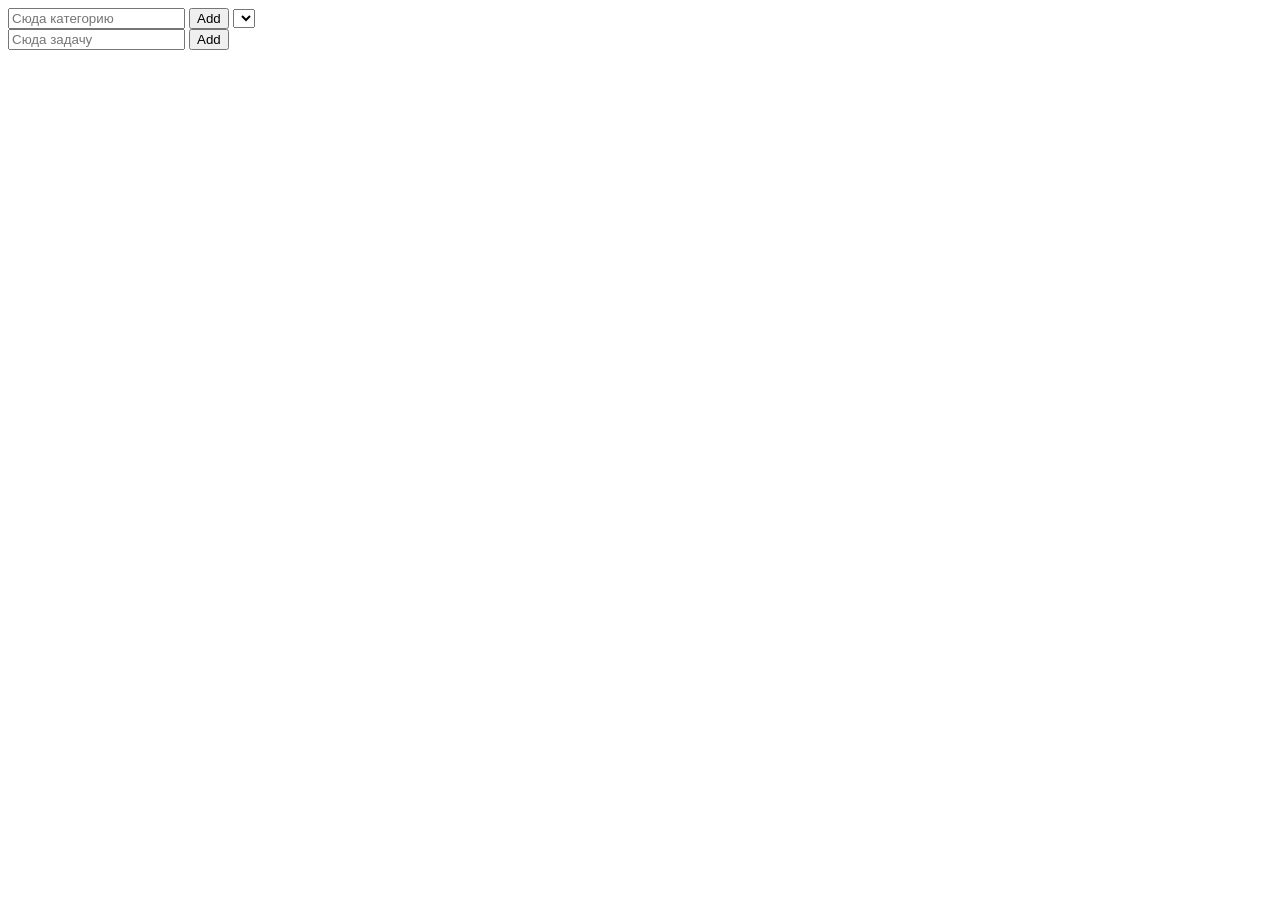
<file: 3_docs_JS_practice/index.html>
<!DOCTYPE html>
<html lang="en">
<head>
  <meta charset="UTF-8">
  <meta name="viewport" content="width=device-width, initial-scale=1.0">
  <title>Document</title>
</head>
<body>
  
  <form id="form">
    <input type="text" id="input" placeholder="Сюда категорию">
    <button type="submit" id="btn">Add</button>
    <select name="selectorTask" id="selectorTask"></select>
  </form>

    <form id="formTask" >
    <input type="text" id="inputTask" placeholder="Сюда задачу">
    <button type="submit" id="btnTask">Add</button>
  </form>

  <ul id="list"></ul>


  <script src="data.js"></script>
  <script src="display.js"></script>
  <script src="main.js"></script>
</body>
</html>
</file>
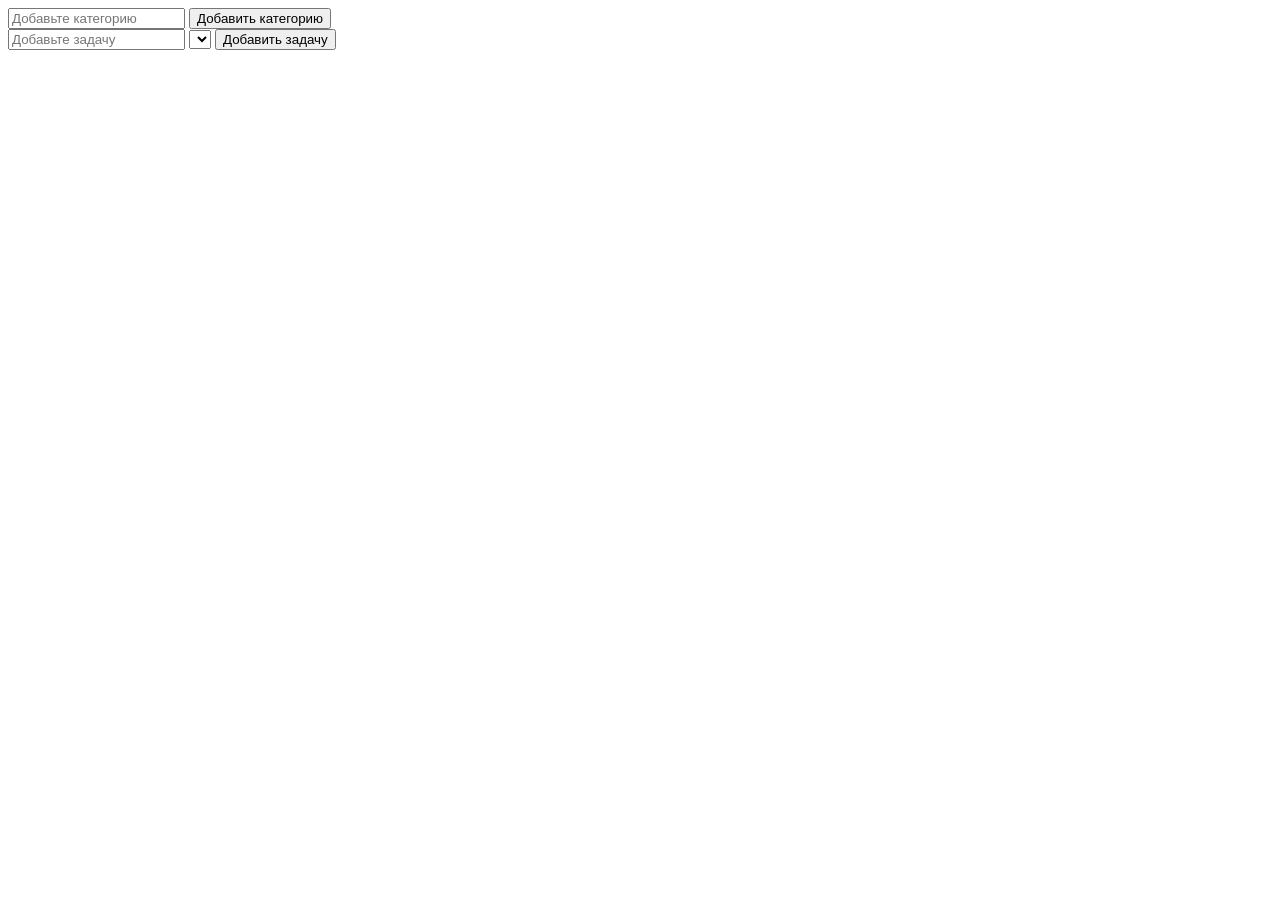
<file: 3_docs_JS_practice2/index.html>
<!DOCTYPE html>
<html lang="en">
<head>
  <meta charset="UTF-8">
  <meta name="viewport" content="width=device-width, initial-scale=1.0">
  <title>TodoList</title>
</head>
<body>
  
  <form id="formCategory">
    <input type="text" id="inputCategory" placeholder="Добавьте категорию">
    <button id="btnCategory" type="submit">Добавить категорию</button>
  </form>

  <form id="formTask">
    <input type="text" id="inputTask" placeholder="Добавьте задачу">
    <select id="celectCategory"></select>
    <button id="btnTask" type="submit">Добавить задачу</button>
  </form>

  <ul id="list"></ul>

  <script src="./data.js"></script>
  <script src="./display.js"></script>
  <script src="./main.js"></script>
</body>
</html>
</file>
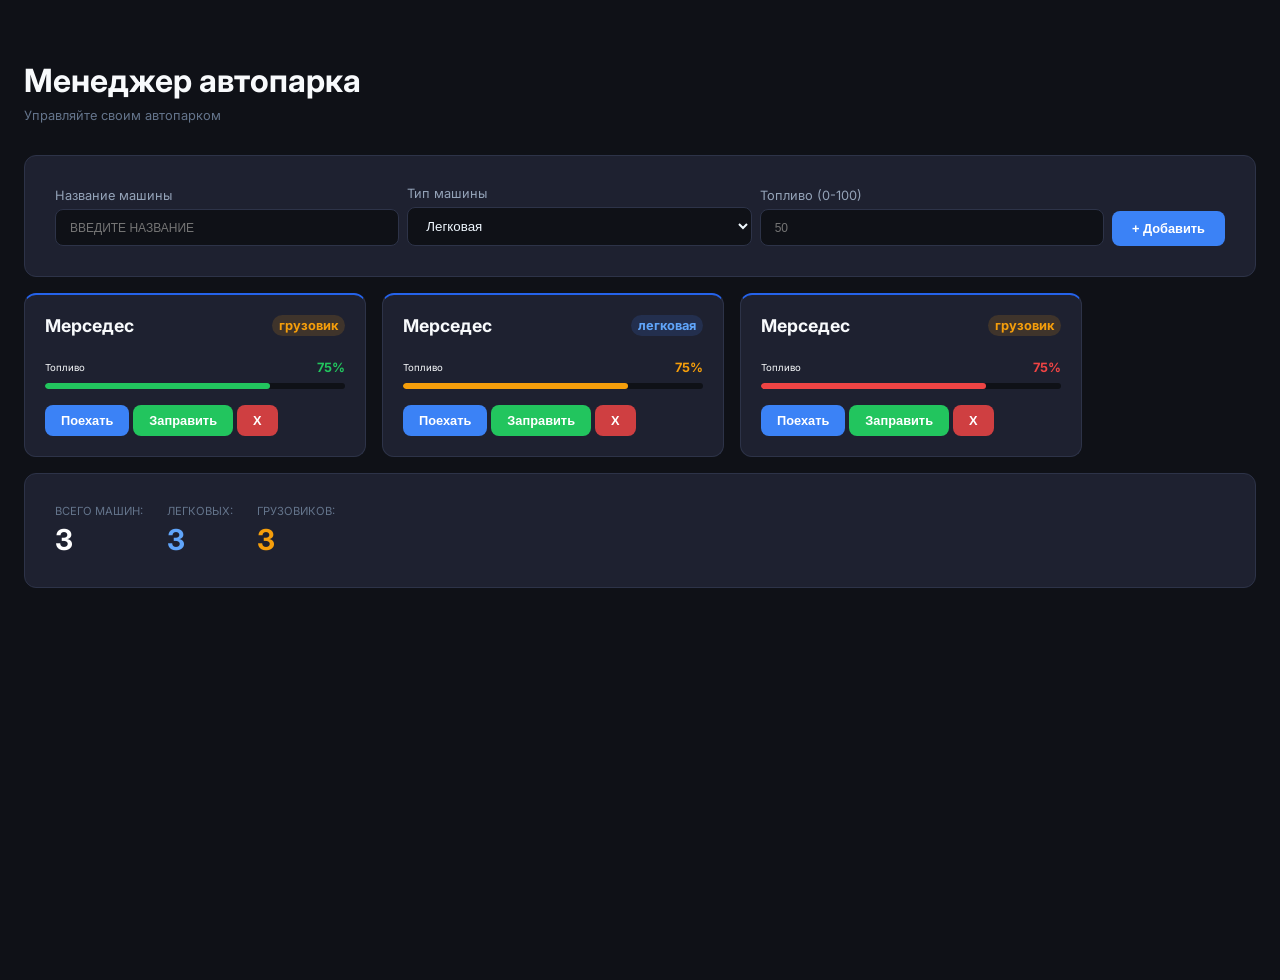
<file: Car_manager_class_task-repository/index.html>
<!DOCTYPE html>
<html lang="en">

<head>
  <meta charset="UTF-8">
  <meta name="viewport" content="width=device-width, initial-scale=1.0">
  <title>Автопарк</title>
  <link rel="stylesheet" href="./style.css">
  <link rel="preconnect" href="https://fonts.googleapis.com">
  <link rel="preconnect" href="https://fonts.gstatic.com" crossorigin>
  <link
    href="https://fonts.googleapis.com/css2?family=Inter:ital,opsz,wght@0,14..32,100..900;1,14..32,100..900&display=swap"
    rel="stylesheet">

</head>

<body class="body">
  <div class="autopark">
    <h1 class="autopark__title">Менеджер автопарка</h1>
    <p class="autopark__subtitle">Управляйте своим автопарком</p>
    <form class="autopark__form" id="form">
      <div class="autopark__field">
        <div class="autopark__field-label">
          <label for="car-name" class="field__label-name">Название машины</label>
          <input type="text" id="car-name" placeholder="ВВЕДИТЕ НАЗВАНИЕ">
        </div>
        <div class="autopark__field-label">
          <label for="selector-car" class="field__label-type">Тип машины</label>
          <select name="type" id="selector-car">
            <option value="car">Легковая</option>
            <option value="truck">Грузовая</option>
          </select>
        </div>
        <div class="autopark__field-label">
          <label for="gas" class="field__label-gas">Топливо (0-100)</label>
          <input type="number" id="gas" placeholder="50">
        </div>
        <button class="autopark__field-button" type="submit"> + Добавить</button>
      </div>
    </form>
    <ul class="autopark__list" id="item-list">

      <li class="autopark__item" id="autopark__item">
        <div class="autopark__item-header">
          <h4 class="autopark__item-title">Мерседес</h4>
          <div class="autopark__item-type label-truck">грузовик</div>
        </div>
        <div class="autopark__item-body">
          <p class="autopark__item-body-subtitle">Топливо</p>
          <span class="autopark__item-body-persent fuel-text-after50">75%</span>
        </div>
        <div class="autopark__item-progress">
          <div class="autopark__item-progress-bar fuel-after50"></div>
        </div>
        <div class="autopark__item-btn">
          <button class="item__btn-drive">Поехать</button>
          <button class="item__btn-fuel">Заправить</button>
          <button class="item__btn-delete">X</button>
        </div>
      </li>

      <li class="autopark__item">
        <div class="autopark__item-header">
          <h4 class="autopark__item-title">Мерседес</h4>
          <div class="autopark__item-type label-car">легковая</div>
        </div>
        <div class="autopark__item-body">
          <p class="autopark__item-body-subtitle">Топливо</p>
          <span class="autopark__item-body-persent fuel-text-after20">75%</span>
        </div>
        <div class="autopark__item-progress">
          <div class="autopark__item-progress-bar fuel-after20"></div>
        </div>
        <div class="autopark__item-btn">
          <button class="item__btn-drive">Поехать</button>
          <button class="item__btn-fuel">Заправить</button>
          <button class="item__btn-delete">X</button>
        </div>
      </li>

      <li class="autopark__item">
        <div class="autopark__item-header">
          <h4 class="autopark__item-title">Мерседес</h4>
          <div class="autopark__item-type label-truck">грузовик</div>
        </div>
        <div class="autopark__item-body">
          <p class="autopark__item-body-subtitle">Топливо</p>
          <span class="autopark__item-body-persent fuel-text-after0">75%</span>
        </div>
        <div class="autopark__item-progress">
          <div class="autopark__item-progress-bar fuel-after0"></div>
        </div>
        <div class="autopark__item-btn">
          <button class="item__btn-drive">Поехать</button>
          <button class="item__btn-fuel">Заправить</button>
          <button class="item__btn-delete">X</button>
        </div>
      </li>

    </ul>
    <div class="autopark__total-all">
      <div class="autopark__total">
        <div class="total__all">Всего машин:</div> 
        <div class="total__all-nums" id="total-count">3</div>
      </div>
      <div class="autopark__total">
        <div class="total__all">Легковых:</div> 
        <div class="total__all-nums label-count-car" id="total-count">3</div>
      </div>
      <div class="autopark__total">
        <div class="total__all">Грузовиков:</div> 
        <div class="total__all-nums label-count-truck" id="total-count">3</div>
      </div>
    </div>
  </div>
  <script src="main.js"></script>
</body>

</html>
</file>
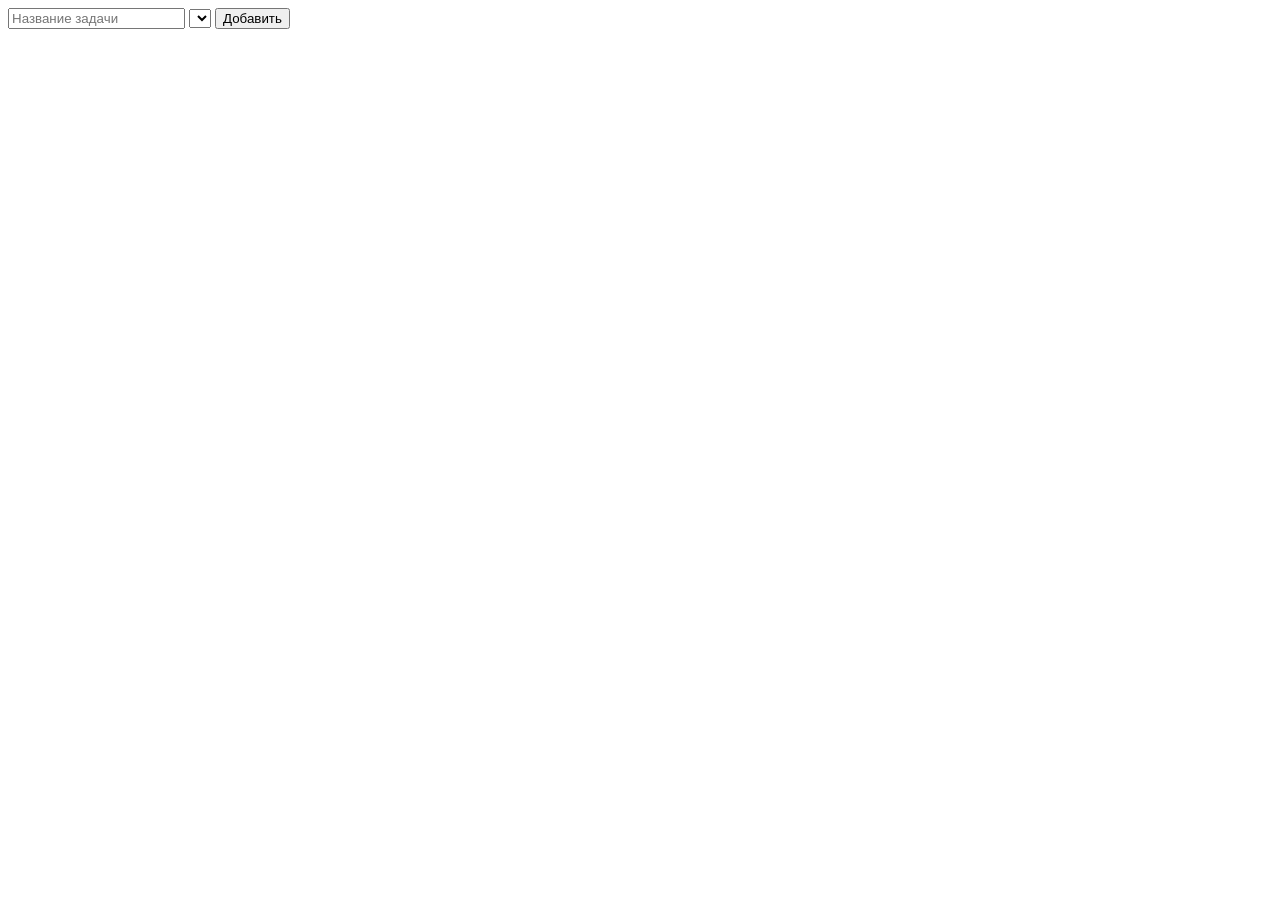
<file: test_DOM/index.html>
<!DOCTYPE html>
<html lang="ru">

<head>
    <meta charset="UTF-8">
    <link rel="stylesheet" href="style.css">
    <title>Todo</title>
</head>

<body>

    <form id="form">
        <input type="text" name="title" id="input" placeholder="Название задачи">
        <select name="selector" id="selector" ></select>
        <button class="btn" type="submit">Добавить</button>
    </form>
    <ul id="list"></ul>

    <script src="main.js"></script>

</body>

</html>
</file>
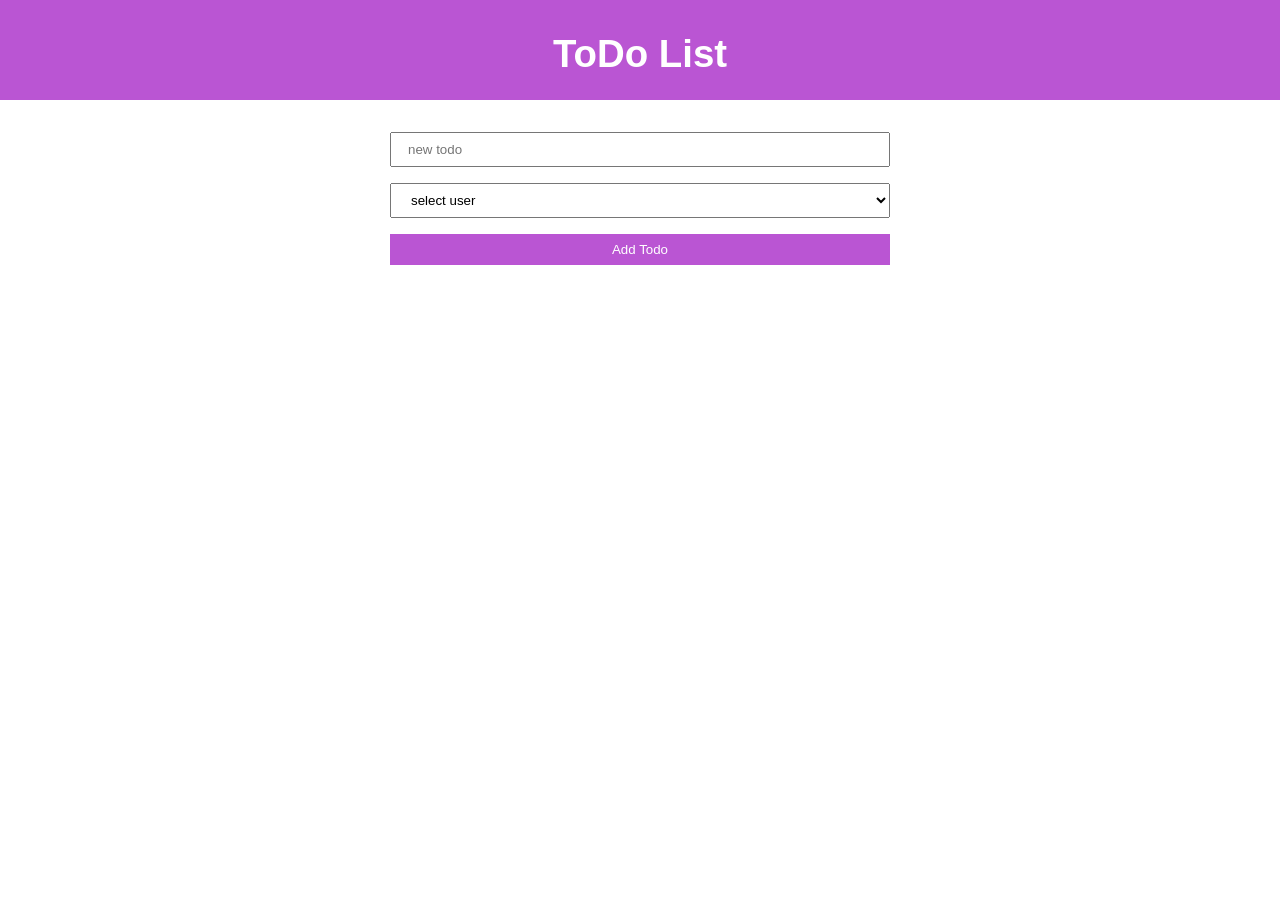
<file: Todo_Fund_JS2/index.html>
<!DOCTYPE html>
<html lang="en">

<head>
    <meta charset="UTF-8">
    <meta http-equiv="X-UA-Compatible" content="IE=edge">
    <meta name="viewport" content="width=device-width, initial-scale=1.0">
    <title>ToDo List</title>
    <link rel="stylesheet" href="style.css">
</head>

<body>
    <header>
        <h1>ToDo List</h1>
    </header>

    
    <main>
        <form autocomplete="off" id="form">
            <label>
                <input id="new-todo" name="todo" type="text" placeholder="new todo" />
            </label>
            <select id="user-todo" name="user">
                <option disabled selected>select user</option>
            </select>
            <button>Add Todo</button>
        </form>
        <ul id="todo-list"></ul>
    </main>
    
    <script src="main.js"></script>
</body>

</html>
</file>
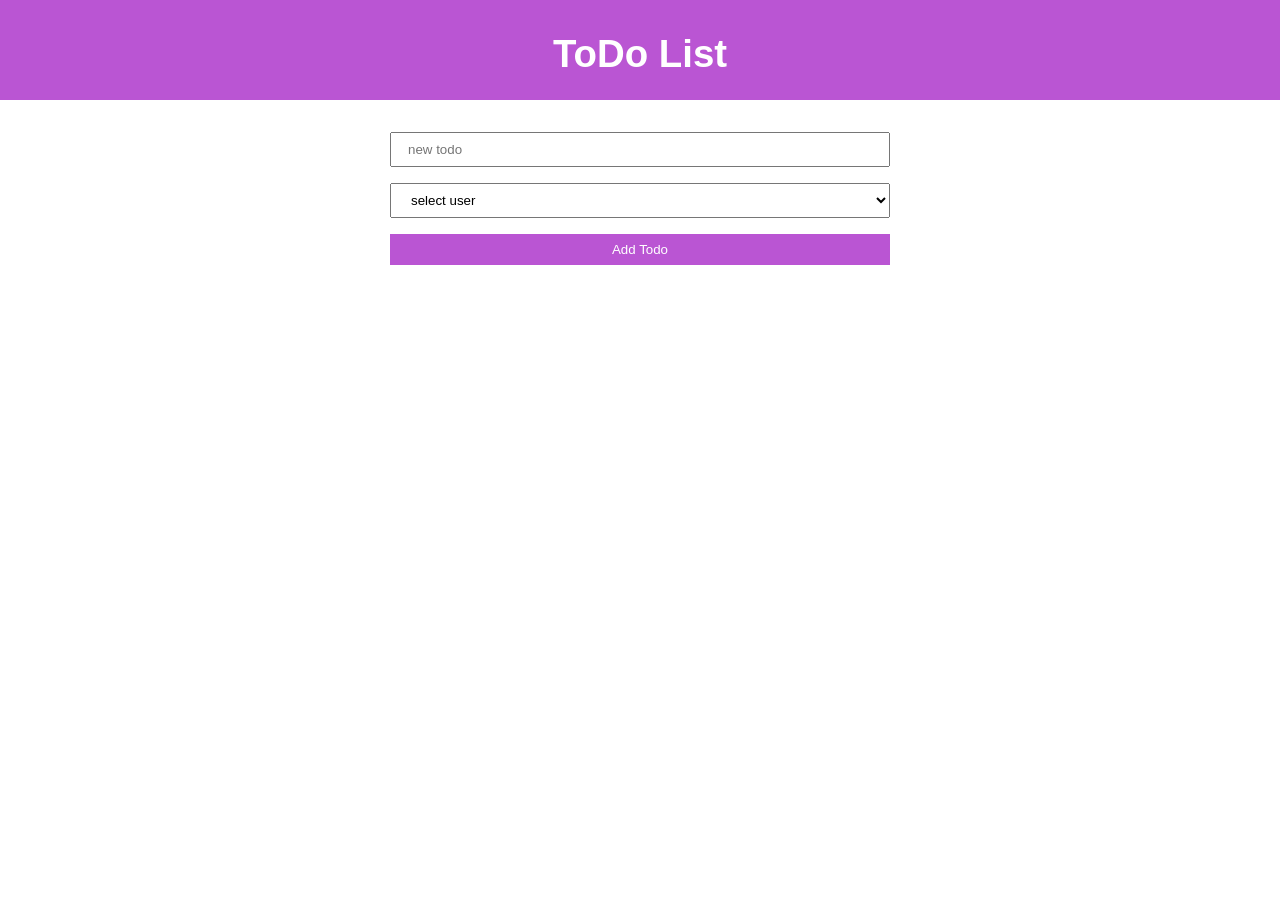
<file: ToDo_Fund_JS__Repository/index.html>
<!DOCTYPE html>
<html lang="en">

<head>
    <meta charset="UTF-8">
    <meta http-equiv="X-UA-Compatible" content="IE=edge">
    <meta name="viewport" content="width=device-width, initial-scale=1.0">
    <title>ToDo List</title>
    <link rel="stylesheet" href="style.css">
</head>

<body>
    <header>
        <h1>ToDo List</h1>
    </header>

    <main>
        <form autocomplete="off">
            <label>
                <input id="new-todo" name="todo" type="text" placeholder="new todo" />
            </label>
            <select id="user-todo" name="user">
                <option disabled selected>select user</option>
            </select>
            <button>Add Todo</button>
        </form>
        <ul id="todo-list"></ul>
    </main>
    
    <script src="app.js"></script>
</body>

</html>
</file>
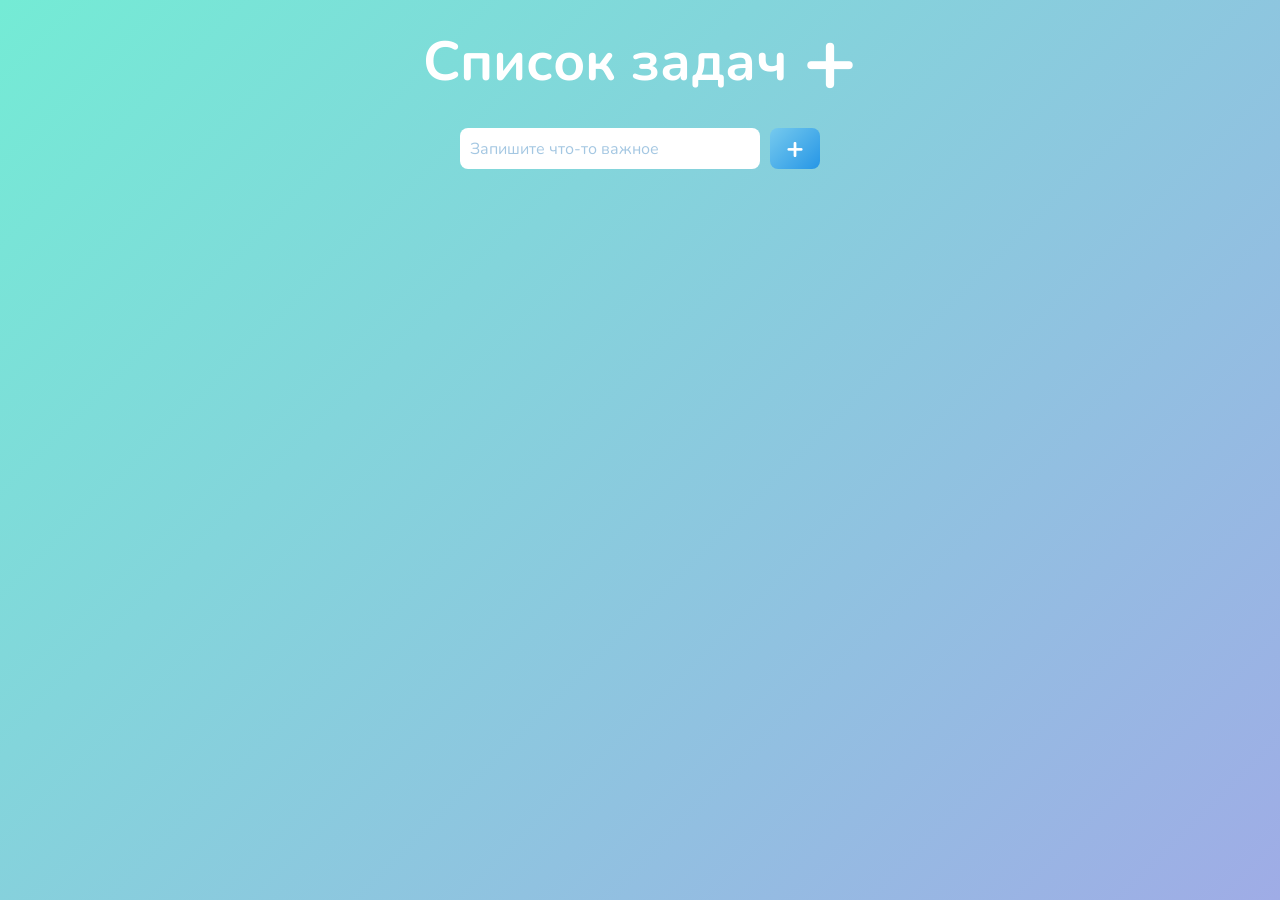
<file: apr.tasker/apr.tasker.html>
<!DOCTYPE html>
<html lang="en">
<head>
    <meta charset="UTF-8">
    <meta name="viewport" content="width=device-width, initial-scale=1.0">
    <link rel="stylesheet" href="/apr.tasker/apr.tasker.css">
    <link href="https://fonts.googleapis.com/css2?family=Poppins:wght@400;600;700&display=swap" rel="stylesheet">
    <link href="https://fonts.googleapis.com/css2?family=Nunito:wght@400;600;700&display=swap" rel="stylesheet">
    <title>Apr.TodoList</title>
</head>
<body>
    <div class="inner">
       
        <h1 class="title">Список задач&nbsp<b class="title-plus">+</b></h1>

        <div class="wrapper">
            <input type="text" id="input-body" class="input-body" placeholder="Запишите что-то важное">
            <button class="btn">+</button>
        </div>
        <ul class="list"></ul>
        
    </div>
    <script src="/apr.tasker/apr.tasker.js"></script>
</body>
</html>
</file>
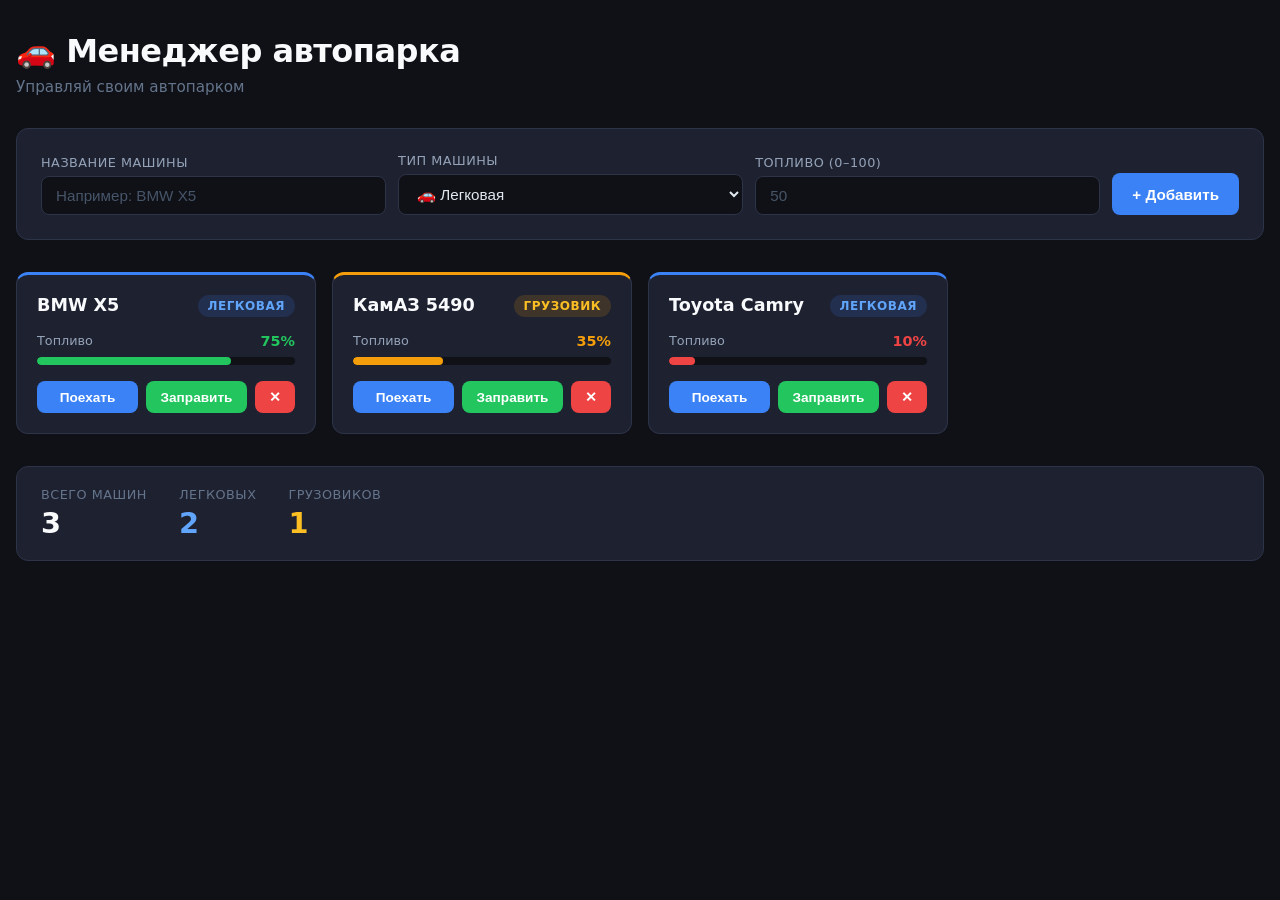
<file: Car_manager_class_task-repository/referens.html>
<!DOCTYPE html>
<html lang="ru">
<head>
  <meta charset="UTF-8">
  <meta name="viewport" content="width=device-width, initial-scale=1.0">
  <title>RefАвтопарк</title>
  <style>
    * {
      margin: 0;
      padding: 0;
      box-sizing: border-box;
    }

    body {
      font-family: 'Segoe UI', system-ui, sans-serif;
      background: #0f1117;
      color: #e2e8f0;
      min-height: 100vh;
      padding: 32px 16px;
    }

    /* ========================
       ЗАГОЛОВОК
    ======================== */
    .autopark__title {
      font-size: 2rem;
      font-weight: 700;
      color: #f8fafc;
      margin-bottom: 8px;
      letter-spacing: -0.5px;
    }

    .autopark__subtitle {
      color: #64748b;
      font-size: 0.95rem;
      margin-bottom: 32px;
    }

    /* ========================
       ФОРМА
    ======================== */
    .autopark__form {
      background: #1e2130;
      border: 1px solid #2d3348;
      border-radius: 12px;
      padding: 24px;
      margin-bottom: 32px;
      display: flex;
      gap: 12px;
      align-items: flex-end;
      flex-wrap: wrap;
    }

    .autopark__field {
      display: flex;
      flex-direction: column;
      gap: 6px;
      flex: 1;
      min-width: 140px;
    }

    .field__label {
      font-size: 0.8rem;
      color: #94a3b8;
      font-weight: 500;
      text-transform: uppercase;
      letter-spacing: 0.5px;
    }

    .field__input,
    .field__select {
      background: #0f1117;
      border: 1px solid #2d3348;
      border-radius: 8px;
      color: #e2e8f0;
      padding: 10px 14px;
      font-size: 0.95rem;
      outline: none;
      transition: border-color 0.2s;
    }

    .field__input:focus,
    .field__select:focus {
      border-color: #3b82f6;
    }

    .field__input::placeholder {
      color: #475569;
    }

    .field__select option {
      background: #1e2130;
    }

    .btn-add {
      background: #3b82f6;
      color: white;
      border: none;
      border-radius: 8px;
      padding: 10px 20px;
      font-size: 0.95rem;
      font-weight: 600;
      cursor: pointer;
      white-space: nowrap;
      transition: background 0.2s;
      height: 42px;
    }

    .btn-add:hover {
      background: #2563eb;
    }

    /* ========================
       СПИСОК МАШИН
    ======================== */
    .autopark__list {
      list-style: none;
      display: grid;
      grid-template-columns: repeat(auto-fill, minmax(300px, 1fr));
      gap: 16px;
      margin-bottom: 32px;
    }

    /* ========================
       КАРТОЧКА МАШИНЫ
    ======================== */
    .autopark__item {
      background: #1e2130;
      border: 1px solid #2d3348;
      border-radius: 12px;
      padding: 20px;
      transition: border-color 0.2s;
    }

    .autopark__item:hover {
      border-color: #3b82f6;
    }

    /* Легковая — синяя полоска сверху */
    .autopark__item--car {
      border-top: 3px solid #3b82f6;
    }

    /* Грузовик — оранжевая полоска сверху */
    .autopark__item--truck {
      border-top: 3px solid #f59e0b;
    }

    .autopark__item-header {
      display: flex;
      justify-content: space-between;
      align-items: flex-start;
      margin-bottom: 16px;
    }

    .autopark__item-title {
      font-size: 1.1rem;
      font-weight: 700;
      color: #f8fafc;
    }

    .autopark__item-badge {
      font-size: 0.75rem;
      font-weight: 600;
      padding: 4px 10px;
      border-radius: 20px;
      text-transform: uppercase;
      letter-spacing: 0.5px;
    }

    .autopark__item-badge--car {
      background: rgba(59, 130, 246, 0.15);
      color: #60a5fa;
    }

    .autopark__item-badge--truck {
      background: rgba(245, 158, 11, 0.15);
      color: #fbbf24;
    }

    /* ========================
       ПОЛОСКА ТОПЛИВА
    ======================== */
    .autopark__item-fuel {
      margin-bottom: 16px;
    }

    .fuel__label {
      display: flex;
      justify-content: space-between;
      font-size: 0.8rem;
      color: #94a3b8;
      margin-bottom: 8px;
    }

    .fuel__value {
      font-weight: 700;
      font-size: 0.9rem;
    }

    .fuel__value--high { color: #22c55e; }
    .fuel__value--medium { color: #f59e0b; }
    .fuel__value--low { color: #ef4444; }

    .fuel__track {
      background: #0f1117;
      border-radius: 999px;
      height: 8px;
      overflow: hidden;
    }

    .fuel__bar {
      height: 100%;
      border-radius: 999px;
      transition: width 0.4s ease, background 0.4s ease;
    }

    .fuel__bar--high { background: #22c55e; }
    .fuel__bar--medium { background: #f59e0b; }
    .fuel__bar--low { background: #ef4444; }

    /* ========================
       КНОПКИ КАРТОЧКИ
    ======================== */
    .autopark__item-actions {
      display: flex;
      gap: 8px;
    }

    .item__btn {
      flex: 1;
      padding: 8px 12px;
      border: none;
      border-radius: 8px;
      font-size: 0.85rem;
      font-weight: 600;
      cursor: pointer;
      transition: opacity 0.2s;
    }

    .item__btn:hover {
      opacity: 0.85;
    }

    .item__btn-drive {
      background: #3b82f6;
      color: white;
    }

    .item__btn-fuel {
      background: #22c55e;
      color: white;
    }

    .item__btn-delete {
      background: #ef4444;
      color: white;
      flex: 0;
      padding: 8px 14px;
    }

    /* ========================
       СТАТИСТИКА
    ======================== */
    .autopark__stats {
      background: #1e2130;
      border: 1px solid #2d3348;
      border-radius: 12px;
      padding: 20px 24px;
      display: flex;
      gap: 32px;
      flex-wrap: wrap;
    }

    .stats__item {
      display: flex;
      flex-direction: column;
      gap: 4px;
    }

    .stats__label {
      font-size: 0.8rem;
      color: #64748b;
      text-transform: uppercase;
      letter-spacing: 0.5px;
    }

    .stats__value {
      font-size: 1.8rem;
      font-weight: 700;
      color: #f8fafc;
    }

    .stats__value--blue { color: #60a5fa; }
    .stats__value--orange { color: #fbbf24; }
  </style>
</head>
<body>

  <div class="autopark">

    <!-- ЗАГОЛОВОК -->
    <h1 class="autopark__title">🚗 Менеджер автопарка</h1>
    <p class="autopark__subtitle">Управляй своим автопарком</p>

    <!-- ФОРМА -->
    <form class="autopark__form" id="form">
      <div class="autopark__field">
        <label class="field__label" for="car-name">Название машины</label>
        <input class="field__input" type="text" id="car-name" placeholder="Например: BMW X5">
      </div>
      <div class="autopark__field">
        <label class="field__label" for="selector-car">Тип машины</label>
        <select class="field__select" id="selector-car">
          <option value="car">🚗 Легковая</option>
          <option value="truck">🚛 Грузовик</option>
        </select>
      </div>
      <div class="autopark__field">
        <label class="field__label" for="gas">Топливо (0–100)</label>
        <input class="field__input" type="number" id="gas" placeholder="50" min="0" max="100">
      </div>
      <button class="btn-add" type="submit">+ Добавить</button>
    </form>

    <!-- СПИСОК МАШИН -->
    <ul class="autopark__list">

      <!-- КАРТОЧКА: ЛЕГКОВАЯ -->
      <li class="autopark__item autopark__item--car">
        <div class="autopark__item-header">
          <h4 class="autopark__item-title">BMW X5</h4>
          <span class="autopark__item-badge autopark__item-badge--car">Легковая</span>
        </div>
        <div class="autopark__item-fuel">
          <div class="fuel__label">
            <span>Топливо</span>
            <span class="fuel__value fuel__value--high">75%</span>
          </div>
          <div class="fuel__track">
            <div class="fuel__bar fuel__bar--high" style="width: 75%"></div>
          </div>
        </div>
        <div class="autopark__item-actions">
          <button class="item__btn item__btn-drive">Поехать</button>
          <button class="item__btn item__btn-fuel">Заправить</button>
          <button class="item__btn item__btn-delete">✕</button>
        </div>
      </li>

      <!-- КАРТОЧКА: ГРУЗОВИК -->
      <li class="autopark__item autopark__item--truck">
        <div class="autopark__item-header">
          <h4 class="autopark__item-title">КамАЗ 5490</h4>
          <span class="autopark__item-badge autopark__item-badge--truck">Грузовик</span>
        </div>
        <div class="autopark__item-fuel">
          <div class="fuel__label">
            <span>Топливо</span>
            <span class="fuel__value fuel__value--medium">35%</span>
          </div>
          <div class="fuel__track">
            <div class="fuel__bar fuel__bar--medium" style="width: 35%"></div>
          </div>
        </div>
        <div class="autopark__item-actions">
          <button class="item__btn item__btn-drive">Поехать</button>
          <button class="item__btn item__btn-fuel">Заправить</button>
          <button class="item__btn item__btn-delete">✕</button>
        </div>
      </li>

      <!-- КАРТОЧКА: МАЛО ТОПЛИВА -->
      <li class="autopark__item autopark__item--car">
        <div class="autopark__item-header">
          <h4 class="autopark__item-title">Toyota Camry</h4>
          <span class="autopark__item-badge autopark__item-badge--car">Легковая</span>
        </div>
        <div class="autopark__item-fuel">
          <div class="fuel__label">
            <span>Топливо</span>
            <span class="fuel__value fuel__value--low">10%</span>
          </div>
          <div class="fuel__track">
            <div class="fuel__bar fuel__bar--low" style="width: 10%"></div>
          </div>
        </div>
        <div class="autopark__item-actions">
          <button class="item__btn item__btn-drive">Поехать</button>
          <button class="item__btn item__btn-fuel">Заправить</button>
          <button class="item__btn item__btn-delete">✕</button>
        </div>
      </li>

    </ul>

    <!-- СТАТИСТИКА -->
    <div class="autopark__stats">
      <div class="stats__item">
        <span class="stats__label">Всего машин</span>
        <span class="stats__value" id="total-count">3</span>
      </div>
      <div class="stats__item">
        <span class="stats__label">Легковых</span>
        <span class="stats__value stats__value--blue" id="car-count">2</span>
      </div>
      <div class="stats__item">
        <span class="stats__label">Грузовиков</span>
        <span class="stats__value stats__value--orange" id="truck-count">1</span>
      </div>
    </div>

  </div>

</body>
</html>
</file>
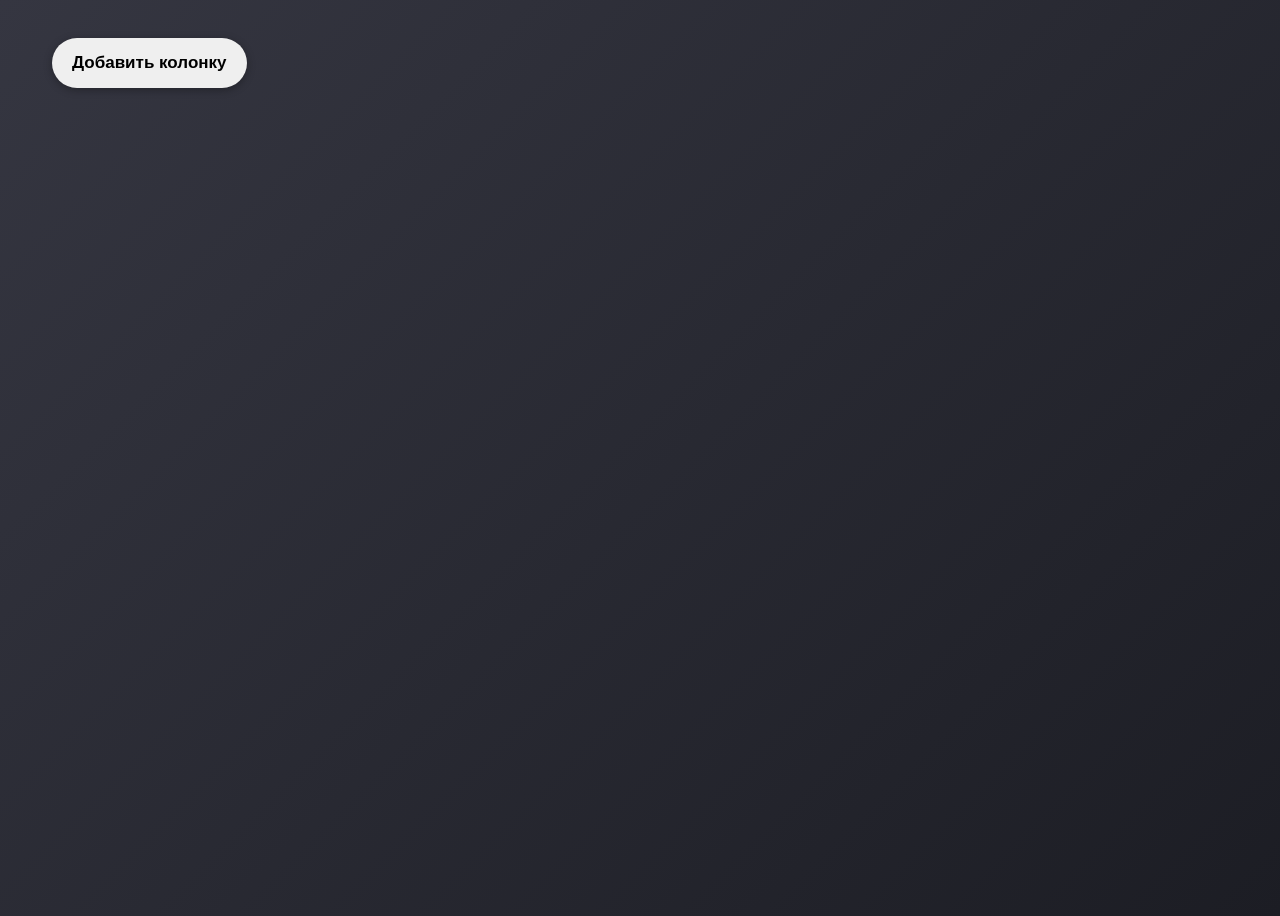
<file: MyTrello/MyTrello.html>
<!DOCTYPE html>
<html lang="en">

<head>
    <meta charset="UTF-8">
    <meta name="viewport" content="width=device-width, initial-scale=1.0">
    <link rel="stylesheet" href="MyTrello.css">
    <link rel="stylesheet" href="">
    <link rel="preconnect" href="https://fonts.googleapis.com">
    <link rel="preconnect" href="https://fonts.gstatic.com" crossorigin>
    <link
        href="https://fonts.googleapis.com/css2?family=Inter:ital,opsz,wght@0,14..32,100..900;1,14..32,100..900&display=swap"
        rel="stylesheet">
    <link href="https://fonts.googleapis.com/css2?family=Material+Symbols+Outlined" rel="stylesheet" />
  
    <title>MyTrello</title>
</head>

<body>
    <div class="container">
        <div class="inner">
            <div class="board">
                <button class="btn btn-main">Добавить колонку</button>
                <button class="btn-add-col">Еще колонка</button>
            </div>
        </div>
    </div>

    <script src="MyTrello.js"></script>
</body>

</html>
</file>
<file: Car_manager_class_task-repository/style.css>
.body {
  background-color: #0F1117;
  color: #F8FAFC;
  font-family: 'Inter';
}

.autopark {
  display: flex;
  min-height: 100vh;
  padding: 32px 16px;
  flex-direction: column;
  background-color: #0F1117;
  color: #F8FAFC;
}

.autopark__title {
  margin-bottom: 8px;
}

.autopark__subtitle {
  font-size: 0.8rem;
  margin-top: 0px;
  margin-bottom: 32px;
  color: #64748B;
}


.autopark__field {
  display: flex;
  background-color: #1E2130;
  padding: 30px;
  justify-content: space-between;
  align-items: flex-end;
  border-radius: 12px;
  border: 1px solid #2D3348;
  min-width: 140px;
  gap: 8px;
}

.autopark__field-label {
  display: flex;
  flex-direction: column;
  color: aliceblue;
  flex: 1;
  
}

.autopark__field-label label {
  color: #94A3B8;
  margin-bottom: 6px;
  font-size: 0.8rem;
}

.autopark__field-label input {
  background-color: #0F1117;
  border: 1px solid #2D3348;
  padding: 10px 14px;
  border-radius: 8px;
  color: aliceblue;
}

.autopark__field-label input:focus {
  color: aliceblue;
  border: none;
}

.autopark__field-label input::placeholder {
  font-size: 0.75rem;
}

.autopark__field-label select {
  background-color: #0F1117;
  border: 1px solid #2D3348;
  padding: 10px 14px;
  border-radius: 8px;
  color: aliceblue;
}

.autopark__field-button {
  background-color: #3b82f6;
  color: #fff;
  padding: 10px 20px;
  border-radius: 8px;
  font-weight: 900;
  font-size: 0.8rem;
  border: 0px solid;
  transition-duration: 0.3s;
}

.autopark__field-button:focus {
  background-color: #2563eb;
}

.autopark__field-button:hover {
  background-color: #2563eb;
}

/* карточка......*/

.autopark__list {
  display: flex;
  flex-wrap: wrap;
  list-style: none;
  display: flex;
  gap: 16px;
  align-items: center;
  padding-inline-start: 0;

}

.autopark__item {
  background-color: #1E2130;
  padding: 20px;
  border-radius: 12px;
  border: 1px solid #2D3348;
  border-top: 2px solid #2563eb;
  transition: all 0.1s;
  min-width: 300px;
}

.autopark__item:hover {
  border: 1.5px solid #2563eb;
  border-top: 2px solid #2563eb;
  transition: all 0.1s;
}

.autopark__item::marker {
  display: none;
}

.autopark__item-header {
  display: flex;
  flex-direction: row;
  align-items: center;
  justify-content: space-between;
  margin-bottom: 16px;
}

.autopark__item-title {
  margin: 0;
  font-size: 1.1rem;
}

.autopark__item-type {
  margin: 0;
  font-size: 0.8rem;
  font-weight: 700;
  padding: 3px 7px;
  border-radius: 15px;
}

/* Js part*/

.label-car {
  background-color: #232F4E;
  color: #60a5fa;
}

.label-truck {
  background-color: #3F342B;
  color: #F59E0B;
}

/* --- */ 


.autopark__item-body {
  display: flex;
  flex-direction: row;
  justify-content: space-between;
  align-items: center;
}

.autopark__item-body-subtitle {
  font-size: 0.6rem;
}

.autopark__item-body-persent {
  font-size: 0.8rem;
  font-weight: 700;
  color: #22C55E;
}


.autopark__item-progress {
  width: 100%;
  height: 6px;
  margin-bottom: 16px;
  border-radius: 999px;
  background: #0F1117;
  overflow: hidden;
}

.autopark__item-progress-bar {
  width: 75%;
  height: 100%;
  border-radius: 999px;
  transition-duration: 0.3s;
}


/* JS part */
.fuel-after50 {
  background: #22C55E;
}

.fuel-after20 {
  background: #F59E0B;
}

.fuel-after0 {
  background: #EF4444;
}

.fuel-text-after50 {
  color: #22C55E;
}

.fuel-text-after20 {
  color: #F59E0B;
}

.fuel-text-after0 {
  color: #EF4444;
}

/**/


.autopark__item-btn button {
  color: #fff;
  padding: 8px 16px;
  border-radius: 8px;
  font-weight: 900;
  font-size: 0.8rem;
  border: 0px solid;
  transition-duration: 0.3s;
}

.item__btn-drive {
  background-color: #3b82f6;
}

.item__btn-drive:hover {
  background-color: #2c76ee;
}

.item__btn-drive:focus {
  background-color: #1d6be9;
}

.item__btn-fuel {
  background-color: #22C55E;
}

.item__btn-fuel:hover {
  background-color: #1cad51;
}

.item__btn-fuel:focus {
  background-color: #189947;
}

.item__btn-delete {
  background-color: #CF3F41;
} 

.item__btn-delete:hover {
  background-color: #c42d30;
} 

.item__btn-delete:focus {
  background-color: #b8272a;
} 


/* BOTTOM*/

.autopark__total-all {
  display: flex;
  flex-wrap: wrap;
  background-color: #1E2130;
  padding: 30px;
  gap: 24px;
  border-radius: 12px;
  border: 1px solid #2D3348;
}

.autopark__total {
  display: flex;
  flex-direction: column;
  gap: 4px;
  text-transform: uppercase;
  font-size: 0.7rem;
  color: #64748b;
}

.autopark__total div {
  
}

.total__all-nums {
  font-size: 1.8rem;
  font-weight: 700;
  color: #fff;
}

/*JS part */
.label-count-car {
  color: #60a5fa;
}

.label-count-truck {
  color: #F59E0B;
}
/*--*/
</file>
<file: test_DOM/style.css>
.done {
    text-decoration: line-through;
    color: rgb(36, 29, 29);
}
</file>
<file: Todo_Fund_JS2/style.css>
* {
    box-sizing: border-box;
}
body {
    margin: 0;
    font-size: 1.2rem;
}
header {
    background-color: mediumorchid;
    color: white;
    height: 100px;
    padding: 2rem 1rem;
    text-align: center;
}
h1 {
    font-family: Arial, Helvetica, sans-serif;
    margin: 0;
}
form {
    width: 500px;
    margin: 2rem auto;
    display: flex;
    flex-direction: column;
    gap: 1rem;
}
form input, form select {
    padding: 0.5rem 1rem;
}
input[type="text"] {
    width: 100%;
}
form > button {
    cursor: pointer;
    background-color: mediumorchid;
    color: white;
    border: none;
    padding: 0.5rem 0.8rem;
}
form > button:hover {
    background-color: violet;
}

ul {
    list-style: none;
    width: 520px;
    margin: 2rem auto;
    padding: 0;
}

.todo-item {
    display: flex;
    gap: 1rem;
    padding: 0.5rem 0;
}
.close {
    color: red;
    cursor: pointer;
    font-weight: bolder;
}
.close:hover {
    color:tomato
}
</file>
<file: ToDo_Fund_JS__Repository/style.css>
* {
    box-sizing: border-box;
}
body {
    margin: 0;
    font-size: 1.2rem;
}
header {
    background-color: mediumorchid;
    color: white;
    height: 100px;
    padding: 2rem 1rem;
    text-align: center;
}
h1 {
    font-family: Arial, Helvetica, sans-serif;
    margin: 0;
}
form {
    width: 500px;
    margin: 2rem auto;
    display: flex;
    flex-direction: column;
    gap: 1rem;
}
form input, form select {
    padding: 0.5rem 1rem;
}
input[type="text"] {
    width: 100%;
}
form > button {
    cursor: pointer;
    background-color: mediumorchid;
    color: white;
    border: none;
    padding: 0.5rem 0.8rem;
}
form > button:hover {
    background-color: violet;
}

ul {
    list-style: none;
    width: 500px;
    margin: 2rem auto;
    padding: 0;
}

.todo-item {
    display: flex;
    gap: 1rem;
    padding: 0.5rem 0;
}
.close {
    color: red;
    cursor: pointer;
    font-weight: bolder;
}
.close:hover {
    color:tomato
}
</file>
<file: apr.tasker/apr.tasker.css>
* {
    margin: 0;
    padding: 0;
    box-sizing: border-box;
}


body {
    min-height: 100vh; 
    background-attachment: fixed;
    display: flex;
    flex-direction: column;
    align-items: center;
    background: linear-gradient(135deg, #74ebd5, #9face6);  
}

.title {
    display: flex;
    font-size: 55px;
    font-family: Nunito;
    color: white;
    align-items: center;
    margin-bottom: 5px;
}

.title-plus {
    font-size: 90px;
}

.wrapper {
    display: flex; 
    justify-content: center;
    margin-bottom: 30px;
}

.input-body {
    display: block;
    min-width:300px;
    min-height: 40px;
    border-radius: 8px;
    border: none;
    margin-right: 10px;
    color: rgb(164, 199, 226);
    padding-left: 10px;
    font-family: Nunito;
    font-size: 16px;
}

.input-body:focus {
     outline: none;
}


input::placeholder {
    color: rgb(164, 199, 226);
    font-size: 16px;
}

.btn {
    background: linear-gradient(135deg, #76caee, #2696e6);
    border: 0px;
    border-radius: 8px;
    font-family: Nunito;
    min-width:50px;
    color: white;
    font-size: 30px;
    font-weight: 700;
}

.list {
    padding: 0px;
    list-style: none;
    width: 100%;
    max-width: 400px; /* та же ширина что у wrapper */
}

.li-tasker {
    display: flex; 
    justify-content: center;
    margin-bottom: 10px;
}


.span-tasker {
    background-color: white;
    border-radius: 8px;
    min-width:280px;
    min-height: 35px;
    padding-left: 12px;
    padding-top: 5px;
    font-family: Nunito;
    font-size: 20px;
    color: #686767;
    word-break: break-word; /* ты это добавлял? */
    max-width: 280px;       /* ограничь максимальную ширину */
    white-space: normal;    
}

.done {
    text-decoration: line-through;
    color: rgb(164, 199, 226);
    opacity: 90%;
}

.del-btn {
    background: linear-gradient(135deg, #ce0934, #e25170);
    border: 0px;
    border-radius: 8px;
    font-family: Nunito;
    min-width:50px;
    color: white;
    font-size: 22px;
    font-weight: 700;
} 

.li-tasker.done .span-tasker {
    text-decoration: line-through;
    color: #aaa;
    opacity: 0.9;
}

.li-tasker.done .del-btn {
    opacity: 0.9;
    text-decoration: none;
}
</file>
<file: MyTrello/MyTrello.css>
.hidden {
  display: none !important;
}

body {
  min-height: 100vh;
  background: linear-gradient(135deg, #353641, #1C1D24);
  font-family: 'Inter', sans-serif;
  color: #fff;
}

.board {
  display: flex;
  flex-direction: row;
  align-items: flex-start;
  padding: 20px 24px;
}

.column {
  display: flex;
  flex-direction: column;
  padding: 20px 24px;
  border-radius: 2%;
  min-width: 350px;
}

.column:first-child {
  padding: 0px 0px 15px;
}


.div-above-title-btn {
  display: flex;
  background-color: #4D4F57;
  padding: 10px 5px;
  border-radius: 3px;
  justify-content: space-between;
}

.title {
  display: flex;
  color: #e1e1e2;
  padding: 0px 5px;
  border-radius: 3%;
  margin: 0px;
  flex: 1;
}

.btn-del-col {
  font-weight: 600;
  display: flex;
  background: none;
  border: none;
  cursor: pointer;
  color: #e1e1e2;
  font-weight: 800;
  padding: 0 3px 0 0;
}

.btn-red-col {
  display: flex;
  background: none;
  border: none;
  cursor: pointer;
  color: #e1e1e2;
  font-weight: 900;
  padding: 0;
}

.inp-title-red {
  flex: 1;
  border: none;
  background-color: #4D4F57;
  color: #e1e1e2;
  font-weight: 600;
  outline: none;
  flex: 1;
  font-weight: 600;
  font-size: 17px;
  padding: 5px;
  border-radius: 5px;
  transition: all .3s;
}

.inp-title-red:hover {
  background-color: #575961;
  transition: all .3s;
}

.inp-title-red:focus {
  background-color: #606169;
  transition: all .3s;
}

.btn-main {
  border: none;
  font-weight: 600;
  font-size: 17px;
  padding: 15px 20px;
  border-radius: 30px;
  box-shadow: 0 2px 8px rgba(0, 0, 0, 0.3);
  margin: 10px 0 0 20px;

}

.btn-main:hover {
  color: #353535;
  transition: all .3s;
}

.btn-main:focus {
  background-color: #ababb9;
  color: #353535;
  transition: all .3s;
}

.input-col {
  min-width: 320px;
  min-height: 30px;
  border-radius: 5px;
  background-color: #4D4F57;
  border: none;
  transition: all .3s;
  box-shadow: 0 2px 8px rgba(0, 0, 0, 0.3);
  color: white;
  font-weight: 600;
  font-size: 17px;
  padding-left: 13px;
  margin: 20px 0 0 20px;
}

.input-col:hover {
  border: none;
  background-color: #5a5c64;
  transition: all .3s;
}

.input-col:focus {
  outline: none;
  background-color: #66686e;
  transition: all .3s;
  caret-color: rgb(255, 255, 255);
  color: white;
}

.input-col-btn-del {
  display: block;
  color: #1e1e2e;
  background: none;
  border: none;
  color: #e1e1e2;
  font-weight: 900;
  padding-top: 24px;
}

.btn-add-col {
  border: none;
  font-weight: 600;
  font-size: 15px;
  padding: 7px 20px;
  border-radius: 30px;
  box-shadow: 0 2px 8px rgba(0, 0, 0, 0.3);
  background-color: #464656;
  color: #e1e1e2;
  margin: 17px 0 0 15px;

}

.ul {
  list-style: none;
  padding: 0px;
}

.btn-close {
  border: none;
  min-width: 100%;
  font-weight: 600;
  font-size: 15px;
  padding: 7px 20px;
  border-radius: 30px;
  box-shadow: 0 2px 8px rgba(0, 0, 0, 0.3);
  background-color: #17181E;
  color: #e1e1e2;
}






.input-li {
  border: none;
  color: #e1e1e2;
  font-weight: 600;
  padding: 10px 0 10px 20px;
  width: 300px;
  background-color: transparent;
  outline: none;
}

.input-li::placeholder {
  font-weight: 600;
  color: #ababb9;
}

.div-above-inputLi-addBtn {
  display: flex;
  flex-direction: row;
  background-color: #17181E;
  justify-content: center;
  box-shadow: 0 2px 8px rgba(0, 0, 0, 0.3);
  border-radius: 3px;
}

.div-above-inputLi-addBtn:hover {
  border: none;
  background-color: #24252d;
  transition: all .3s;
}

.div-above-inputLi-addBtn:focus {
  outline: none;
  background-color: #27282f;
  transition: all .3s;
  caret-color: rgb(255, 255, 255);
  color: white;
}

.add-task-btn {
  display: flex;
  background: none;
  border: none;
  cursor: pointer;
  color: #e1e1e2;
  font-weight: 900;
  align-items: center;
  align-content: center;
  justify-content: center;
}

.li {
  margin-top: 10px;
}

.li:first-child {
  margin-top: 10px;
}

.div-above-span-twoBtn {
  background-color: #4b4d5c;
  display: flex;
  justify-content: space-between;
  align-items: center;
  padding: 5px 5px 5px 10px;
  border-radius: 5px;
  margin: 0px 10px;
  min-height: 40px;
  max-width: 330px;

}

.div-above-span-twoBtn.done .span-li {
  text-decoration: line-through;
  opacity: 0.5;
}

.span-li {
  flex: 1;
  font-weight: 600;
  display: -webkit-box;
  -webkit-box-orient: vertical;
  overflow: hidden;
  padding-top: auto;
}


.li-btn-redact {
  display: flex;
  background: none;
  border: none;
  color: #e1e1e2;
  padding: 0px;
  margin-right: 2px;
  transition: all .8s;
}

.li-btn-del {
  display: flex;
  background: none;
  border: none;
  color: #e1e1e2;
  padding: 0 3px 0 0;
  font-weight: 700;
  font-size: 17px;
}

.li-inner-btn-redact {
  display: flex;
  background: none;
  border: none;
  color: #e1e1e2;
  padding: 0px;
  transition: all .8s;
  margin-right: 2px;
}

.input-li-redact {
  border: none;
  background-color: #565866;
  color: #e1e1e2;
  font-weight: 600;
  outline: none;
  flex: 1;
  font-weight: 600;
  font-size: 17px;
  padding: 5px;
  border-radius: 5px;
  transition: all .3s;
}

.input-li-redact:hover {
  background-color: rgb(104, 105, 114);
  transition: all .3s;
}

.input-li-redact:focus {
  background-color: rgb(116, 117, 128);
  transition: all .3s;
}
</file>
